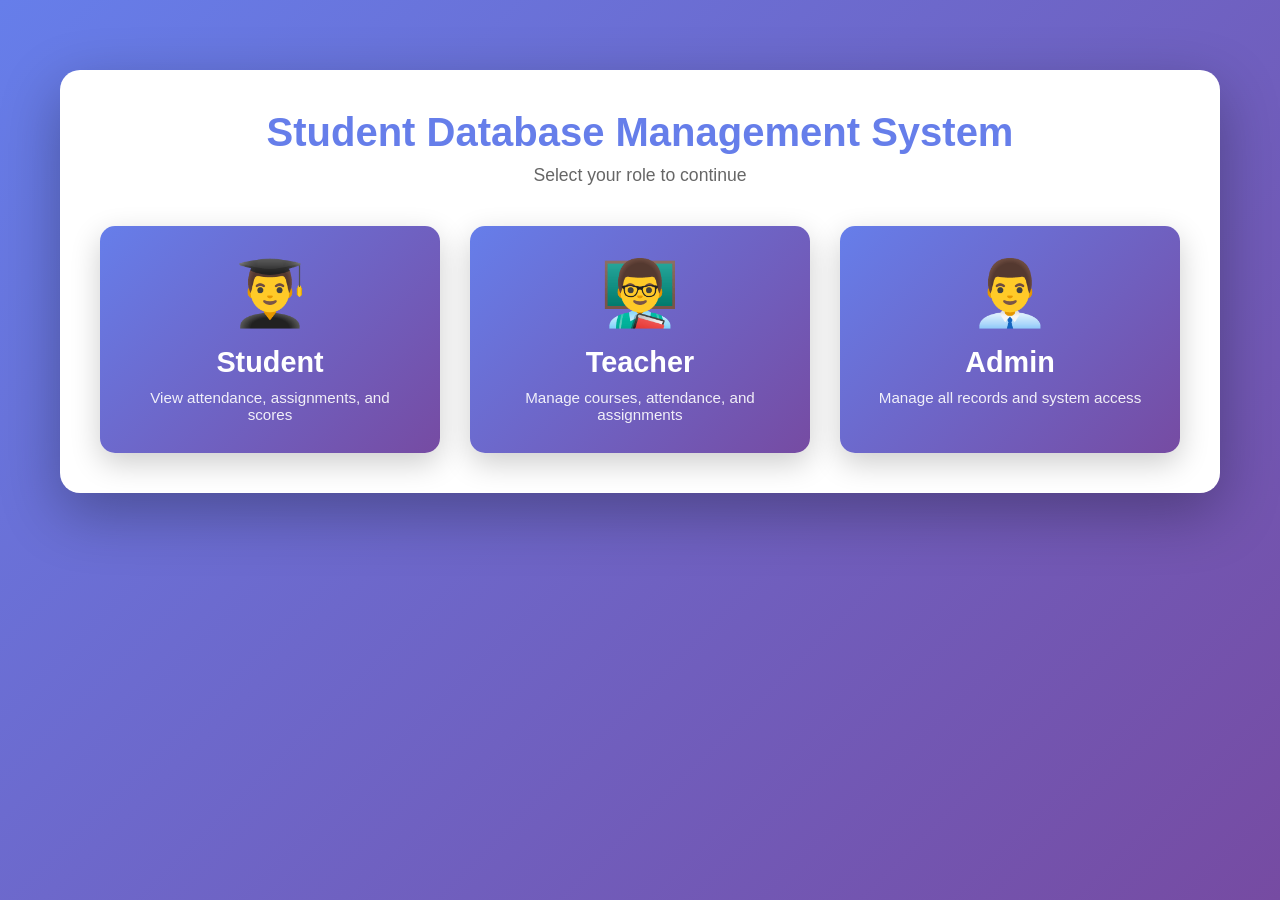
<file: index.html>
<!DOCTYPE html>
<html lang="en">
<head>
    <meta charset="UTF-8">
    <meta name="viewport" content="width=device-width, initial-scale=1.0">
    <title>Student Database Management System</title>
    <link rel="stylesheet" href="css/style.css">
</head>
<body>
    <div class="container">
        <div class="welcome-card">
            <h1>Student Database Management System</h1>
            <p class="subtitle">Select your role to continue</p>
            
            <div class="role-selection">
                <div class="role-card" onclick="selectRole('student')">
                    <div class="role-icon">👨‍🎓</div>
                    <h2>Student</h2>
                    <p>View attendance, assignments, and scores</p>
                </div>
                
                <div class="role-card" onclick="selectRole('teacher')">
                    <div class="role-icon">👨‍🏫</div>
                    <h2>Teacher</h2>
                    <p>Manage courses, attendance, and assignments</p>
                </div>
                
                <div class="role-card" onclick="selectRole('admin')">
                    <div class="role-icon">👨‍💼</div>
                    <h2>Admin</h2>
                    <p>Manage all records and system access</p>
                </div>
            </div>
        </div>
    </div>
    
    <script src="js/index.js"></script>
</body>
</html>
</file>
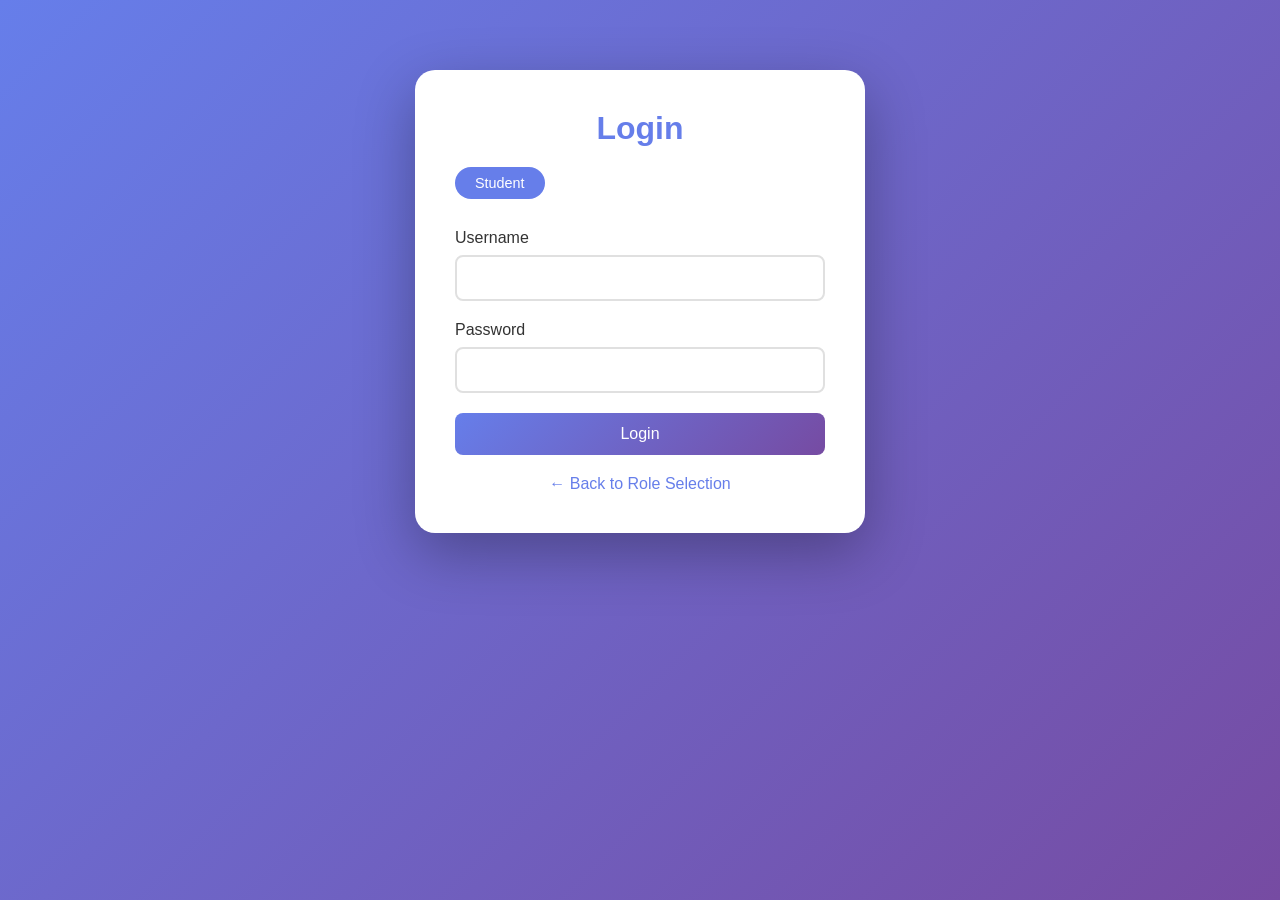
<file: login.html>
<!DOCTYPE html>
<html lang="en">
<head>
    <meta charset="UTF-8">
    <meta name="viewport" content="width=device-width, initial-scale=1.0">
    <title>Login - Student DBMS</title>
    <link rel="stylesheet" href="css/style.css">
</head>
<body>
    <div class="container">
        <div class="login-card">
            <h1>Login</h1>
            <p class="role-badge" id="roleBadge">Student</p>
            
            <form id="loginForm">
                <div class="form-group">
                    <label for="username">Username</label>
                    <input type="text" id="username" name="username" required>
                </div>
                
                <div class="form-group">
                    <label for="password">Password</label>
                    <input type="password" id="password" name="password" required>
                </div>
                
                <button type="submit" class="btn btn-primary">Login</button>
            </form>
            
            <div id="errorMessage" class="error-message"></div>
            
            <a href="index.html" class="back-link">← Back to Role Selection</a>
        </div>
    </div>
    
    <script src="js/login.js"></script>
</body>
</html>
</file>
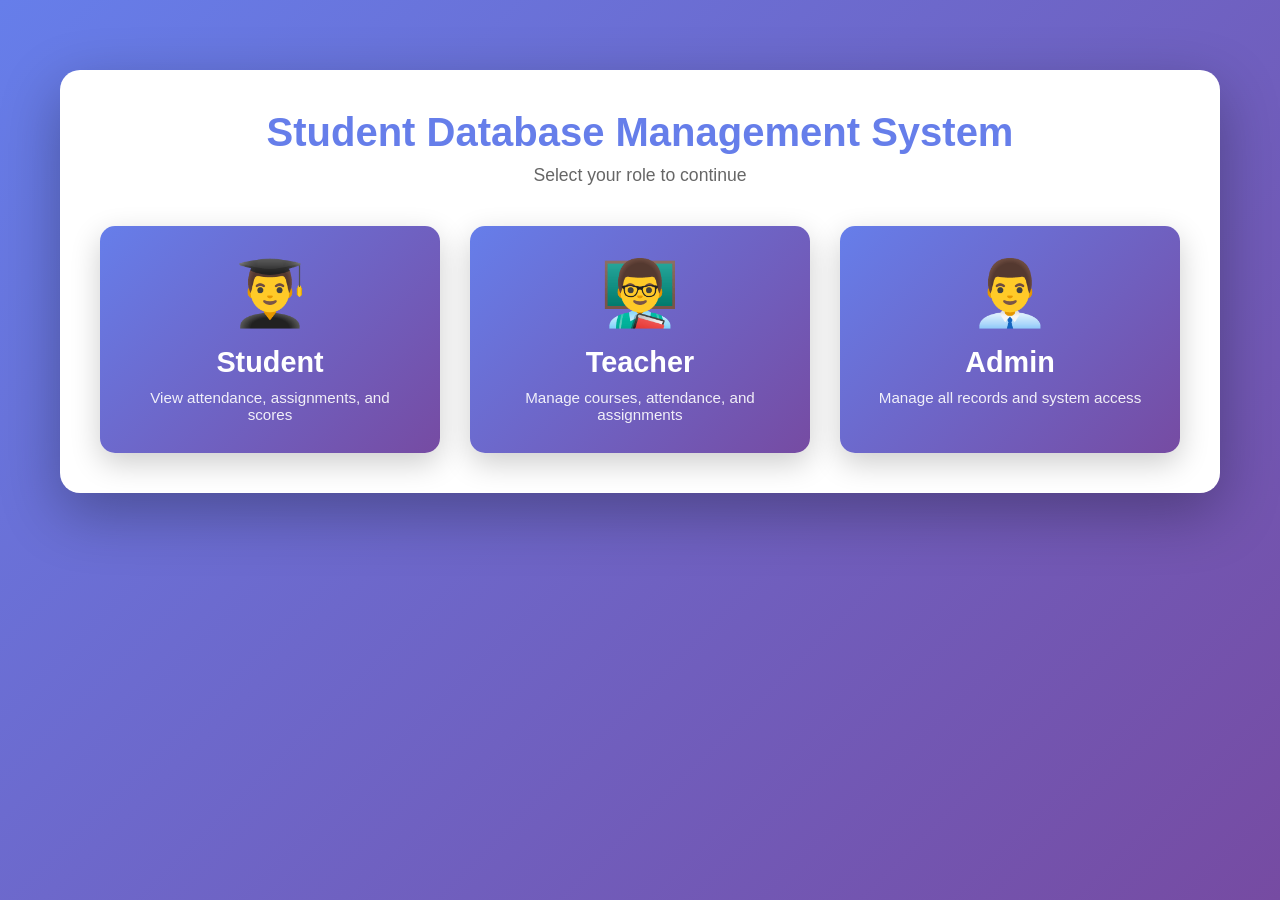
<file: teacher_dashboard.html>
<!DOCTYPE html>
<html lang="en">
<head>
    <meta charset="UTF-8">
    <meta name="viewport" content="width=device-width, initial-scale=1.0">
    <title>Teacher Dashboard</title>
    <link rel="stylesheet" href="css/style.css">
</head>
<body>
    <nav class="navbar">
        <div class="nav-container">
            <h2 style="cursor:pointer">Teacher Dashboard</h2>
            <div class="nav-user">
                <span style="cursor:pointer" id="userName">Teacher</span>
                <button onclick="logout()" class="btn btn-secondary">Logout</button>
            </div>
        </div>
    </nav>
    
    <div class="dashboard-wrapper">
        <!-- Course Selection Bar (Top) -->
        <div class="course-selection-bar">
            <h3 style="margin-bottom: 15px; color: #667eea;">Select Course</h3>
            <div id="coursesList" class="course-cards-horizontal"></div>
        </div>

        <!-- Main Content Area -->
        <div class="dashboard-main">
            <!-- Sidebar Navigation -->
            <div class="sidebar">
                <h3>Navigation</h3>
                <ul class="sidebar-menu">
                    <li><a href="#" class="sidebar-item" data-section="attendance" onclick="showSection('attendance'); return false;">Mark Attendance</a></li>
                    <li><a href="#" class="sidebar-item" data-section="attendanceStats" onclick="showSection('attendanceStats'); return false;">Attendance Statistics</a></li>
                    <li><a href="#" class="sidebar-item" data-section="assignments" onclick="showSection('assignments'); return false;">Assignments</a></li>
                    <li><a href="#" class="sidebar-item" data-section="students" onclick="showSection('students'); return false;">Manage Students</a></li>
                </ul>
            </div>

            <!-- Content Area -->
            <div class="content-area">
                <!-- Initial State - Show Course Selection Message -->
                <div id="noCourseSelected" class="no-selection-message">
                    <h2>Welcome to Teacher Dashboard</h2>
                    <p>Please select a course from above to get started.</p>
                </div>

                <!-- Mark Attendance Section -->
                <div id="attendanceSection" class="content-section" style="display: none;">
                    <h2>Mark Attendance</h2>
                    <div class="filter-group">
                        <input type="date" id="attendanceDate" value="" onchange="loadAttendanceStudents()">
                    </div>
                    <div id="attendanceStudentsList" class="table-container"></div>
                    <button onclick="saveAttendance()" class="btn btn-primary" style="margin-top: 20px;">Save Attendance</button>
                </div>
                
                <!-- Attendance Statistics Section -->
                <div id="attendanceStatsSection" class="content-section" style="display: none;">
                    <h2>Attendance Statistics</h2>
                    <div class="filter-group">
                        <select id="sortOrderSelect" onchange="loadAttendanceStats()">
                            <option value="desc">Sort: High to Low</option>
                            <option value="asc">Sort: Low to High</option>
                        </select>
                    </div>
                    <div class="filter-group" style="margin-top: 10px;">
                        <label for="minPercentage">Min Attendance %:</label>
                        <input type="number" id="minPercentage" min="0" max="100" step="0.1" placeholder="0" onchange="loadAttendanceStats()" style="width: 120px;">
                        <label for="maxPercentage" style="margin-left: 20px;">Max Attendance %:</label>
                        <input type="number" id="maxPercentage" min="0" max="100" step="0.1" placeholder="100" onchange="loadAttendanceStats()" style="width: 120px;">
                        <button onclick="loadAttendanceStats()" class="btn btn-primary" style="margin-left: 20px;">Filter</button>
                        <button onclick="clearStatsFilters()" class="btn btn-secondary" style="margin-left: 10px;">Clear Filters</button>
                    </div>
                    <div id="attendanceStatsList" class="table-container" style="margin-top: 20px;"></div>
                </div>
                
                <!-- Assignments Section -->
                <div id="assignmentsSection" class="content-section" style="display: none;">
                    <h2>Assignments</h2>
                    <button onclick="showAddAssignmentModal()" class="btn btn-primary" style="margin-bottom: 20px;">+ Add New Assignment</button>
                    <div id="assignmentsList" class="card-grid"></div>
                </div>
                
                <!-- Manage Students Section -->
                <div id="studentsSection" class="content-section" style="display: none;">
                    <h2>Manage Students</h2>
                    <div id="studentsList" class="table-container"></div>
                </div>
            </div>
        </div>
    </div>
    
    <!-- Add Assignment Modal -->
    <div id="assignmentModal" class="modal">
        <div class="modal-content">
            <span class="close" onclick="closeAssignmentModal()">&times;</span>
            <h2>Add New Assignment</h2>
            <form id="assignmentForm">
                <div class="form-group">
                    <label for="assignmentCourse">Course</label>
                    <select id="assignmentCourse" required>
                        <option value="">Select Course</option>
                    </select>
                </div>
                <div class="form-group">
                    <label for="assignmentTitle">Title</label>
                    <input type="text" id="assignmentTitle" required>
                </div>
                <div class="form-group">
                    <label for="assignmentDescription">Description</label>
                    <textarea id="assignmentDescription" rows="4"></textarea>
                </div>
                <div class="form-group">
                    <label for="assignmentDueDate">Due Date</label>
                    <input type="date" id="assignmentDueDate" required>
                </div>
                <button type="submit" class="btn btn-primary">Create Assignment</button>
            </form>
        </div>
    </div>
    
    <script src="js/teacher_dashboard.js"></script>
</body>
</html>
</file>
<file: css/style.css>
* {
    margin: 0;
    padding: 0;
    box-sizing: border-box;
}

body {
    font-family: 'Segoe UI', Tahoma, Geneva, Verdana, sans-serif;
    background: linear-gradient(135deg, #667eea 0%, #764ba2 100%);
    min-height: 100vh;
    color: #333;
}

.container {
    max-width: 1200px;
    margin: 0 auto;
    padding: 20px;
}

/* Welcome/Role Selection Page */
.welcome-card {
    background: white;
    border-radius: 20px;
    padding: 40px;
    box-shadow: 0 20px 60px rgba(0, 0, 0, 0.3);
    text-align: center;
    margin-top: 50px;
}

.welcome-card h1 {
    color: #667eea;
    margin-bottom: 10px;
    font-size: 2.5em;
}

.subtitle {
    color: #666;
    margin-bottom: 40px;
    font-size: 1.1em;
}

.role-selection {
    display: grid;
    grid-template-columns: repeat(auto-fit, minmax(250px, 1fr));
    gap: 30px;
    margin-top: 40px;
}

.role-card {
    background: linear-gradient(135deg, #667eea 0%, #764ba2 100%);
    color: white;
    padding: 30px;
    border-radius: 15px;
    cursor: pointer;
    transition: transform 0.3s, box-shadow 0.3s;
    box-shadow: 0 10px 30px rgba(0, 0, 0, 0.2);
}

.role-card:hover {
    transform: translateY(-10px);
    box-shadow: 0 15px 40px rgba(0, 0, 0, 0.3);
}

.role-icon {
    font-size: 4em;
    margin-bottom: 15px;
}

.role-card h2 {
    margin-bottom: 10px;
    font-size: 1.8em;
}

.role-card p {
    opacity: 0.9;
    font-size: 0.95em;
}

/* Login Page */
.login-card {
    background: white;
    border-radius: 20px;
    padding: 40px;
    box-shadow: 0 20px 60px rgba(0, 0, 0, 0.3);
    max-width: 450px;
    margin: 50px auto;
}

.login-card h1 {
    color: #667eea;
    margin-bottom: 20px;
    text-align: center;
}

.role-badge {
    display: inline-block;
    background: #667eea;
    color: white;
    padding: 8px 20px;
    border-radius: 20px;
    font-size: 0.9em;
    margin-bottom: 30px;
    text-transform: capitalize;
}

.form-group {
    margin-bottom: 20px;
}

.form-group label {
    display: block;
    margin-bottom: 8px;
    color: #333;
    font-weight: 500;
}

.form-group input,
.form-group select,
.form-group textarea {
    width: 100%;
    padding: 12px;
    border: 2px solid #e0e0e0;
    border-radius: 8px;
    font-size: 1em;
    transition: border-color 0.3s;
}

.form-group input:focus,
.form-group select:focus,
.form-group textarea:focus {
    outline: none;
    border-color: #667eea;
}

.btn {
    padding: 12px 30px;
    border: none;
    border-radius: 8px;
    font-size: 1em;
    cursor: pointer;
    transition: all 0.3s;
    font-weight: 500;
}

.btn-primary {
    background: linear-gradient(135deg, #667eea 0%, #764ba2 100%);
    color: white;
    width: 100%;
}

.btn-primary:hover {
    transform: translateY(-2px);
    box-shadow: 0 5px 15px rgba(102, 126, 234, 0.4);
}

.btn-secondary {
    background: #6c757d;
    color: white;
}

.btn-secondary:hover {
    background: #5a6268;
}

.btn-danger {
    background: #dc3545;
    color: white;
}

.btn-danger:hover {
    background: #c82333;
}

.btn-success {
    background: #28a745;
    color: white;
}

.btn-success:hover {
    background: #218838;
}

.error-message {
    color: #dc3545;
    margin-top: 15px;
    padding: 10px;
    background: #f8d7da;
    border-radius: 5px;
    display: none;
}

.back-link {
    display: block;
    text-align: center;
    margin-top: 20px;
    color: #667eea;
    text-decoration: none;
}

.demo-credentials {
    margin-top: 30px;
    padding: 20px;
    background: #f8f9fa;
    border-radius: 10px;
    text-align: left;
}

.demo-credentials h3 {
    margin-bottom: 10px;
    color: #333;
}

.demo-credentials p {
    margin: 5px 0;
    font-size: 0.9em;
    color: #666;
}

/* Navbar */
.navbar {
    background: white;
    box-shadow: 0 2px 10px rgba(0, 0, 0, 0.1);
    padding: 15px 0;
    margin-bottom: 30px;
}

.nav-container {
    max-width: 1200px;
    margin: 0 auto;
    padding: 0 20px;
    display: flex;
    justify-content: space-between;
    align-items: center;
}

.nav-container h2 {
    color: #667eea;
}

.nav-user {
    display: flex;
    align-items: center;
    gap: 15px;
}

.nav-user span {
    font-weight: 500;
    color: #333;
}

/* Dashboard Wrapper */
.dashboard-wrapper {
    max-width: 1400px;
    margin: 0 auto;
    padding: 20px;
}

/* Top Tabs Bar */
.top-tabs-bar {
    display: flex;
    gap: 10px;
    margin-bottom: 20px;
    background: white;
    padding: 10px;
    border-radius: 10px;
    box-shadow: 0 5px 15px rgba(0, 0, 0, 0.1);
}

.top-tab-btn {
    padding: 12px 24px;
    border: none;
    background: #f0f0f0;
    color: #667eea;
    border-radius: 8px;
    cursor: pointer;
    font-size: 1em;
    font-weight: 500;
    transition: all 0.3s;
}

.top-tab-btn:hover {
    background: #e0e0e0;
}

.top-tab-btn.active {
    background: #667eea;
    color: white;
}

.main-tab-content {
    display: none;
}

.main-tab-content.active {
    display: block;
}

/* Selection Bar (Admin) */
.selection-bar {
    display: flex;
    gap: 10px;
    margin-bottom: 20px;
    background: white;
    padding: 10px;
    border-radius: 10px;
    box-shadow: 0 5px 15px rgba(0, 0, 0, 0.1);
}

.selection-btn {
    padding: 12px 24px;
    border: none;
    background: #f0f0f0;
    color: #667eea;
    border-radius: 8px;
    cursor: pointer;
    font-size: 1em;
    font-weight: 500;
    transition: all 0.3s;
}

.selection-btn:hover {
    background: #e0e0e0;
}

.selection-btn.active {
    background: #667eea;
    color: white;
}

.entity-view {
    display: none;
    background: white;
    padding: 30px;
    border-radius: 10px;
    box-shadow: 0 5px 15px rgba(0, 0, 0, 0.1);
}

.entity-view.active {
    display: block;
}

.view-header {
    display: flex;
    justify-content: space-between;
    align-items: center;
    margin-bottom: 20px;
}

.view-header h2 {
    color: #667eea;
    margin: 0;
}

.clickable-row {
    cursor: pointer;
    transition: background-color 0.2s;
}

.clickable-row:hover {
    background-color: #f0f0f0 !important;
}

/* Detail View (Slide-in) */
.detail-view {
    position: fixed;
    top: 0;
    right: -100%;
    width: 100%;
    max-width: 900px;
    height: 100vh;
    background: white;
    box-shadow: -5px 0 20px rgba(0, 0, 0, 0.2);
    z-index: 1000;
    transition: right 0.3s ease-in-out;
    overflow-y: auto;
}

.detail-view.active {
    right: 0;
}

.detail-header {
    position: sticky;
    top: 0;
    background: white;
    padding: 20px 30px;
    border-bottom: 2px solid #e0e0e0;
    display: flex;
    align-items: center;
    gap: 20px;
    z-index: 10;
}

.detail-header h2 {
    color: #667eea;
    margin: 0;
}

.detail-content {
    padding: 30px;
}

.detail-section {
    margin-bottom: 30px;
}

.detail-section h3 {
    color: #667eea;
    margin-bottom: 15px;
    padding-bottom: 10px;
    border-bottom: 2px solid #667eea;
}

.info-grid {
    display: grid;
    grid-template-columns: repeat(auto-fit, minmax(200px, 1fr));
    gap: 15px;
    margin-bottom: 20px;
}

.info-item {
    padding: 10px;
    background: #f8f9fa;
    border-radius: 5px;
}

.info-item strong {
    color: #667eea;
    display: block;
    margin-bottom: 5px;
}

/* Course Selection Bar */
.course-selection-bar {
    background: white;
    padding: 20px;
    border-radius: 10px;
    box-shadow: 0 5px 15px rgba(0, 0, 0, 0.1);
    margin-bottom: 20px;
}

.course-cards-horizontal {
    display: flex;
    gap: 20px;
    overflow-x: auto;
    padding: 10px 0;
    scrollbar-width: thin;
}

.course-cards-horizontal::-webkit-scrollbar {
    height: 8px;
}

.course-cards-horizontal::-webkit-scrollbar-track {
    background: #f1f1f1;
    border-radius: 10px;
}

.course-cards-horizontal::-webkit-scrollbar-thumb {
    background: #667eea;
    border-radius: 10px;
}

.course-card-selectable {
    min-width: 250px;
    background: linear-gradient(135deg, #667eea 0%, #764ba2 100%);
    color: white;
    padding: 20px;
    border-radius: 10px;
    cursor: pointer;
    transition: all 0.3s;
    box-shadow: 0 5px 15px rgba(0, 0, 0, 0.2);
}

.course-card-selectable:hover {
    transform: translateY(-5px);
    box-shadow: 0 8px 20px rgba(0, 0, 0, 0.3);
}

.course-card-selectable.active {
    background: linear-gradient(135deg, #764ba2 0%, #667eea 100%);
    box-shadow: 0 8px 25px rgba(102, 126, 234, 0.5);
    border: 4px solid #fff;
    transform: scale(1.05);
    position: relative;
}

.course-card-selectable.active::before {
    content: '✓';
    position: absolute;
    top: 10px;
    right: 10px;
    background: #fff;
    color: #667eea;
    width: 30px;
    height: 30px;
    border-radius: 50%;
    display: flex;
    align-items: center;
    justify-content: center;
    font-weight: bold;
    font-size: 1.2em;
    box-shadow: 0 2px 8px rgba(0, 0, 0, 0.2);
}

.course-card-selectable h3 {
    margin-bottom: 10px;
    font-size: 1.3em;
}

.course-card-selectable p {
    margin: 5px 0;
    opacity: 0.9;
    font-size: 0.9em;
}

/* Dashboard Main Layout */
.dashboard-main {
    display: flex;
    gap: 20px;
    min-height: calc(100vh - 200px);
}

/* Sidebar */
.sidebar {
    width: 250px;
    background: white;
    border-radius: 10px;
    box-shadow: 0 5px 15px rgba(0, 0, 0, 0.1);
    padding: 20px;
    height: fit-content;
    position: sticky;
    top: 20px;
}

.sidebar h3 {
    color: #667eea;
    margin-bottom: 20px;
    font-size: 1.2em;
    border-bottom: 2px solid #667eea;
    padding-bottom: 10px;
}

.sidebar-menu {
    list-style: none;
    padding: 0;
}

.sidebar-menu li {
    margin-bottom: 10px;
}

.sidebar-item {
    display: block;
    padding: 12px 15px;
    color: #333;
    text-decoration: none;
    border-radius: 8px;
    transition: all 0.3s;
    font-weight: 500;
}

.sidebar-item:hover {
    background: #f0f0f0;
    color: #667eea;
}

.sidebar-item.active {
    background: #667eea;
    color: white;
}

/* Content Area */
.content-area {
    flex: 1;
    background: white;
    border-radius: 10px;
    box-shadow: 0 5px 15px rgba(0, 0, 0, 0.1);
    padding: 30px;
    min-height: 500px;
}

.content-section {
    display: none;
}

.content-section.active {
    display: block;
}

.content-section h2 {
    color: #667eea;
    margin-bottom: 20px;
}

.no-selection-message {
    text-align: center;
    padding: 60px 20px;
    color: #666;
}

.no-selection-message h2 {
    color: #667eea;
    margin-bottom: 15px;
}

/* Legacy tab styles (kept for compatibility) */
.dashboard-tabs {
    display: none;
}

.tab-btn {
    display: none;
}

.tab-content {
    display: none;
}

/* Card Grid */
.card-grid {
    display: grid;
    grid-template-columns: repeat(auto-fill, minmax(300px, 1fr));
    gap: 20px;
}

.card {
    background: #f8f9fa;
    padding: 20px;
    border-radius: 10px;
    border-left: 4px solid #667eea;
    transition: transform 0.3s;
}

.card:hover {
    transform: translateY(-5px);
    box-shadow: 0 5px 15px rgba(0, 0, 0, 0.1);
}

.card h3 {
    color: #667eea;
    margin-bottom: 10px;
}

.card p {
    color: #666;
    margin: 5px 0;
}

/* Table */
.table-container {
    overflow-x: auto;
}

table {
    width: 100%;
    border-collapse: collapse;
    background: white;
    border-radius: 10px;
    overflow: hidden;
}

thead {
    background: linear-gradient(135deg, #667eea 0%, #764ba2 100%);
    color: white;
}

th, td {
    padding: 12px;
    text-align: left;
    border-bottom: 1px solid #e0e0e0;
}

tbody tr:hover {
    background: #f8f9fa;
}

.status-badge {
    display: inline-block;
    padding: 5px 12px;
    border-radius: 20px;
    font-size: 0.85em;
    font-weight: 500;
}

.status-present {
    background: #d4edda;
    color: #155724;
}

.status-absent {
    background: #f8d7da;
    color: #721c24;
}

.status-submitted {
    background: #d1ecf1;
    color: #0c5460;
}

.status-pending {
    background: #fff3cd;
    color: #856404;
}

/* Filter Group */
.filter-group {
    margin-bottom: 20px;
    display: flex;
    gap: 10px;
    flex-wrap: wrap;
}

.filter-group select,
.filter-group input {
    padding: 10px;
    border: 2px solid #e0e0e0;
    border-radius: 8px;
    font-size: 1em;
}

/* Modal */
.modal {
    display: none;
    position: fixed;
    z-index: 1000;
    left: 0;
    top: 0;
    width: 100%;
    height: 100%;
    background: rgba(0, 0, 0, 0.5);
    overflow: auto;
}

.modal-content {
    background: white;
    margin: 50px auto;
    padding: 30px;
    border-radius: 15px;
    max-width: 500px;
    box-shadow: 0 20px 60px rgba(0, 0, 0, 0.3);
    position: relative;
}

.close {
    position: absolute;
    right: 20px;
    top: 20px;
    font-size: 28px;
    font-weight: bold;
    color: #aaa;
    cursor: pointer;
}

.close:hover {
    color: #000;
}

/* Attendance Checkbox */
.attendance-checkbox {
    width: 20px;
    height: 20px;
    cursor: pointer;
}

/* Attendance Percentage Styles */
td.good {
    color: #28a745;
    font-weight: bold;
}

td.warning {
    color: #ffc107;
    font-weight: bold;
}

td.poor {
    color: #dc3545;
    font-weight: bold;
}

/* Action Buttons */
.action-buttons {
    display: flex;
    gap: 10px;
    flex-wrap: wrap;
}

.action-buttons button {
    padding: 8px 16px;
    font-size: 0.9em;
}

/* Responsive Styles */
@media (max-width: 768px) {
    .dashboard-main {
        flex-direction: column;
    }
    
    .sidebar {
        width: 100%;
        position: relative;
        top: 0;
        margin-bottom: 20px;
    }
    
    .sidebar-menu {
        display: flex;
        gap: 10px;
        overflow-x: auto;
    }
    
    .sidebar-menu li {
        margin-bottom: 0;
        flex-shrink: 0;
    }
    
    .sidebar-item {
        white-space: nowrap;
        padding: 10px 15px;
    }
    
    .course-cards-horizontal {
        gap: 15px;
    }
    
    .course-card-selectable {
        min-width: 200px;
    }
    
    .role-selection {
        grid-template-columns: 1fr;
    }
    
    .nav-container {
        flex-direction: column;
        gap: 15px;
    }
    
    .dashboard-tabs {
        flex-direction: column;
    }
    
    .tab-btn {
        border-radius: 8px;
    }
    
    .card-grid {
        grid-template-columns: 1fr;
    }
}
</file>
